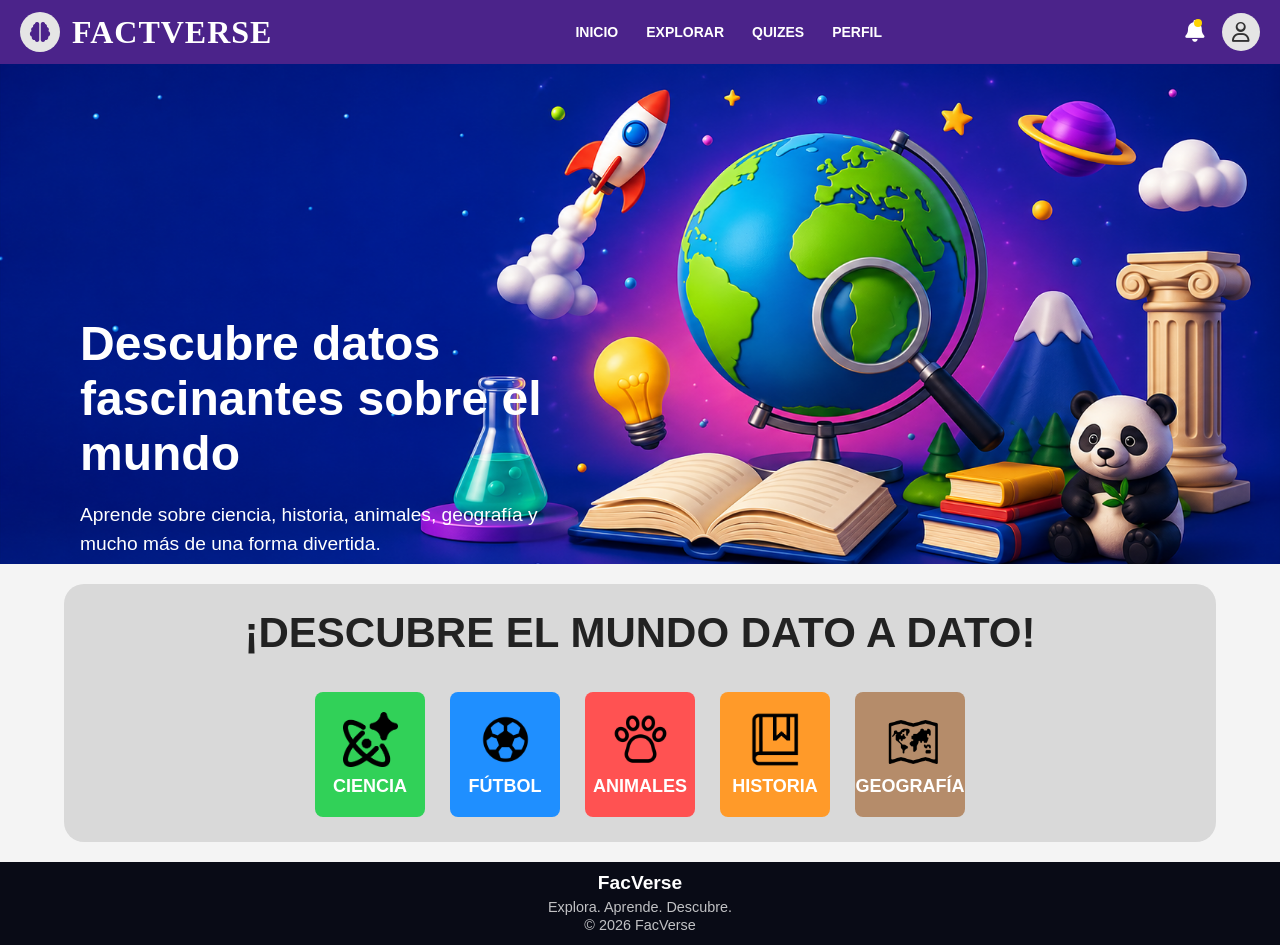
<file: index.html>
<!DOCTYPE html>
<html lang="en">
<head>
    <meta charset="UTF-8">
    <meta name="viewport" content="width=device-width, initial-scale=1.0">
    <title>FactVerse</title>
    <link rel="stylesheet" href="https://cdnjs.cloudflare.com/ajax/libs/font-awesome/6.5.2/css/all.min.css">
    <link rel="stylesheet" href="style.css">
</head>
<body>
<nav class="navbar">
    <div class="logo">
        <div class="logo_icon">
            <i class="fa-solid fa-brain"></i>
        </div>
        <h1>FACTVERSE</h1>
    </div>
    <ul class="nav_links">
        <li><a href="index.html">INICIO</a></li>
        <li><a href="explorar.html">EXPLORAR</a></li>
        <li><a href="#">QUIZES</a></li>
        <li><a href="#">PERFIL</a></li>
    </ul>
    <div class="nav_icons">
        <div class="notificacion">
            <i class="fa-solid fa-bell"></i>
        </div>
        <div class="perfil">
            <i class="fa-regular fa-user"></i>
        </div>
    </div>
</nav>
<section class="hero">
    <img src="hero-factverse.png" alt="FactVerse Hero">
     <div class="hero-texto">
        <h1>Descubre datos fascinantes sobre el mundo</h1>
        <p>
            Aprende sobre ciencia, historia, animales,
            geografía y mucho más de una forma divertida.
        </p>
    </div>
</section>
<section class="categorias">
    <h1>¡DESCUBRE EL MUNDO DATO A DATO!</h1>

    <div class="contenedor-categorias">
        <a href="ciencia.html" class="card-link">
            <div class="card ciencia">
                <img src="ciencia.png" alt="Ciencia">
                 <h2>CIENCIA</h2>
             </div>
        </a>

        <a href="futbol.html" class="card-link">
            <div class="card videojuegos">
                <img src="soccer.png" alt="Soccer">
                <h2>FÚTBOL</h2>
            </div>
        </a>
        <a href="animales.html" class="card-link">
            <div class="card animales">
                <img src="animales.png" alt="Animales">
                <h2>ANIMALES</h2>
            </div>
        </a>
        <a href="historia.html" class="card-link">
            <div class="card historia">
                <img src="historia.png" alt="Historia">
                <h2>HISTORIA</h2>
            </div>
        </a>
        <a href="geografia.html" class="card-link">
            <div class="card geografia">
                <img src="geografia.png" alt="Geografía">
                <h2>GEOGRAFÍA</h2>
            </div>
        </a>

    </div>
</section>
</body>
<footer class="footer">
  <h2>FacVerse</h2>
  <p>Explora. Aprende. Descubre.</p>
  <p>© 2026 FacVerse</p>
</footer>
</file>
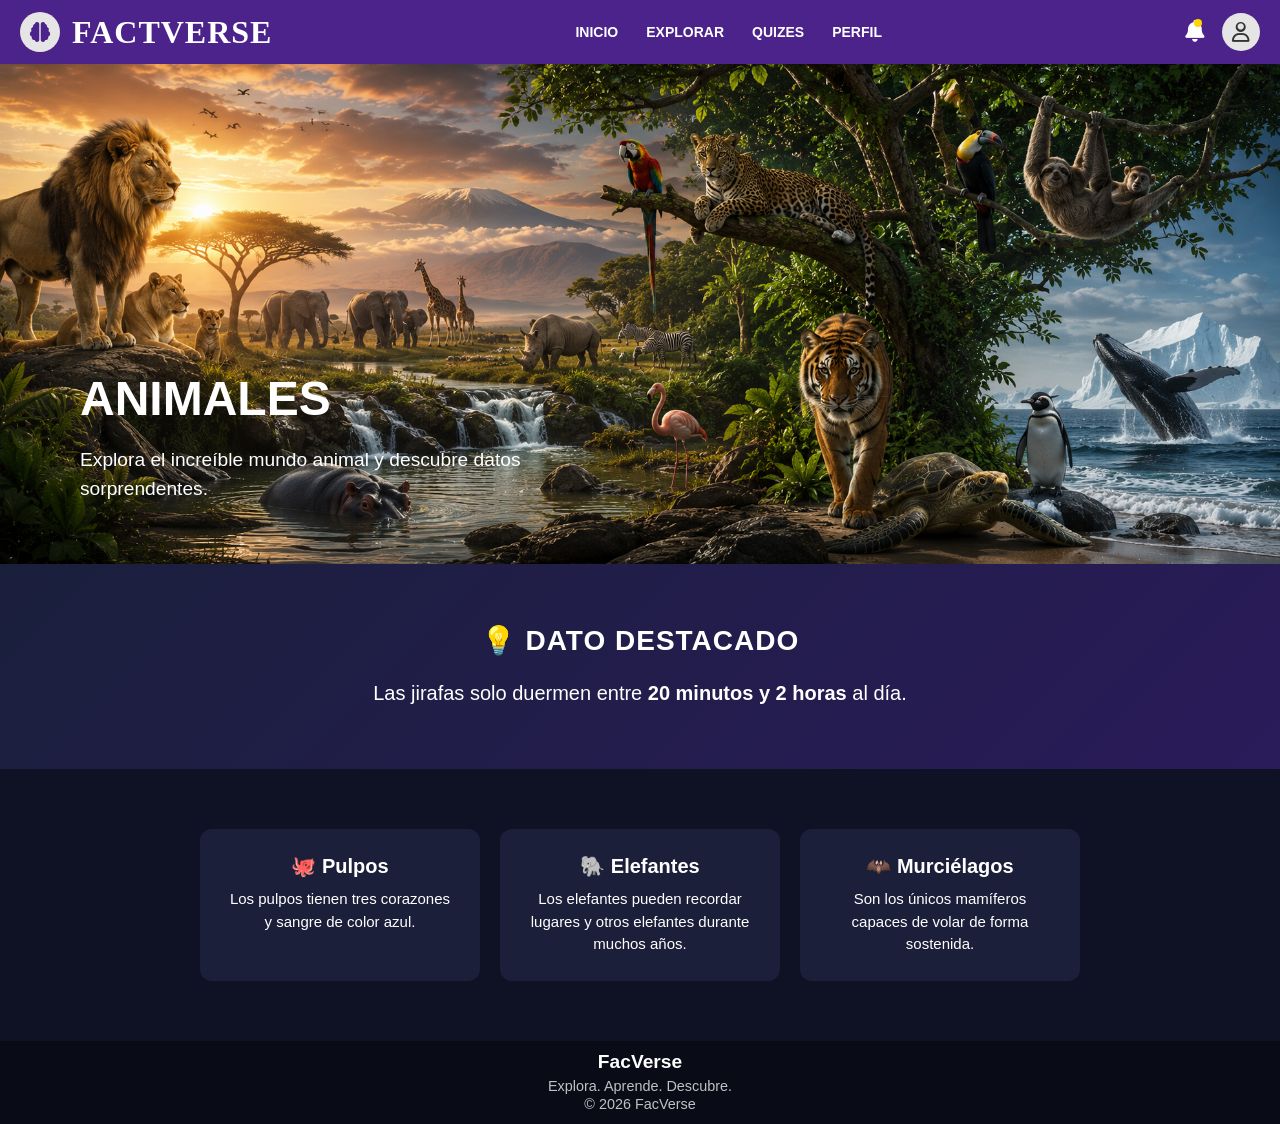
<file: animales.html>
<!DOCTYPE html>
<html lang="en">
<head>
    <meta charset="UTF-8">
    <meta name="viewport" content="width=device-width, initial-scale=1.0">
    <title>FactVerse</title>
    <link rel="stylesheet" href="https://cdnjs.cloudflare.com/ajax/libs/font-awesome/6.5.2/css/all.min.css">
    <link rel="stylesheet" href="style.css">
</head>
<body>
<nav class="navbar">
    <div class="logo">
        <div class="logo_icon">
            <i class="fa-solid fa-brain"></i>
        </div>
        <h1>FACTVERSE</h1>
    </div>
    <ul class="nav_links">
        <li><a href="index.html">INICIO</a></li>
        <li><a href="explorar.html">EXPLORAR</a></li>
        <li><a href="#">QUIZES</a></li>
        <li><a href="#">PERFIL</a></li>
    </ul>
    <div class="nav_icons">
        <div class="notificacion">
            <i class="fa-solid fa-bell"></i>
        </div>
        <div class="perfil">
            <i class="fa-regular fa-user"></i>
        </div>
    </div>
</nav>
<section class="hero">
    <img src="hero-animales.png" alt="Animales Hero">
     <div class="hero-texto">
        <h1>ANIMALES</h1>
        <p>
            Explora el increíble mundo animal y descubre datos sorprendentes.
        </p>
    </div>
</section>
<section class="dato-destacado">
  <h2>💡 DATO DESTACADO</h2>
  <p>
    Las jirafas solo duermen entre <strong>20 minutos y 2 horas</strong> al día.
  </p>
</section>
<section class="curiosidades">

  <div class="cards">
    <h3>🐙 Pulpos</h3>
    <p>Los pulpos tienen tres corazones y sangre de color azul.</p>
  </div>

  <div class="cards">
    <h3>🐘 Elefantes</h3>
    <p>Los elefantes pueden recordar lugares y otros elefantes durante muchos años.</p>
  </div>

  <div class="cards">
    <h3>🦇 Murciélagos</h3>
    <p>Son los únicos mamíferos capaces de volar de forma sostenida.</p>
  </div>
  
</section>
<footer class="footer">
  <h2>FacVerse</h2>
  <p>Explora. Aprende. Descubre.</p>
  <p>© 2026 FacVerse</p>
</footer>
</file>
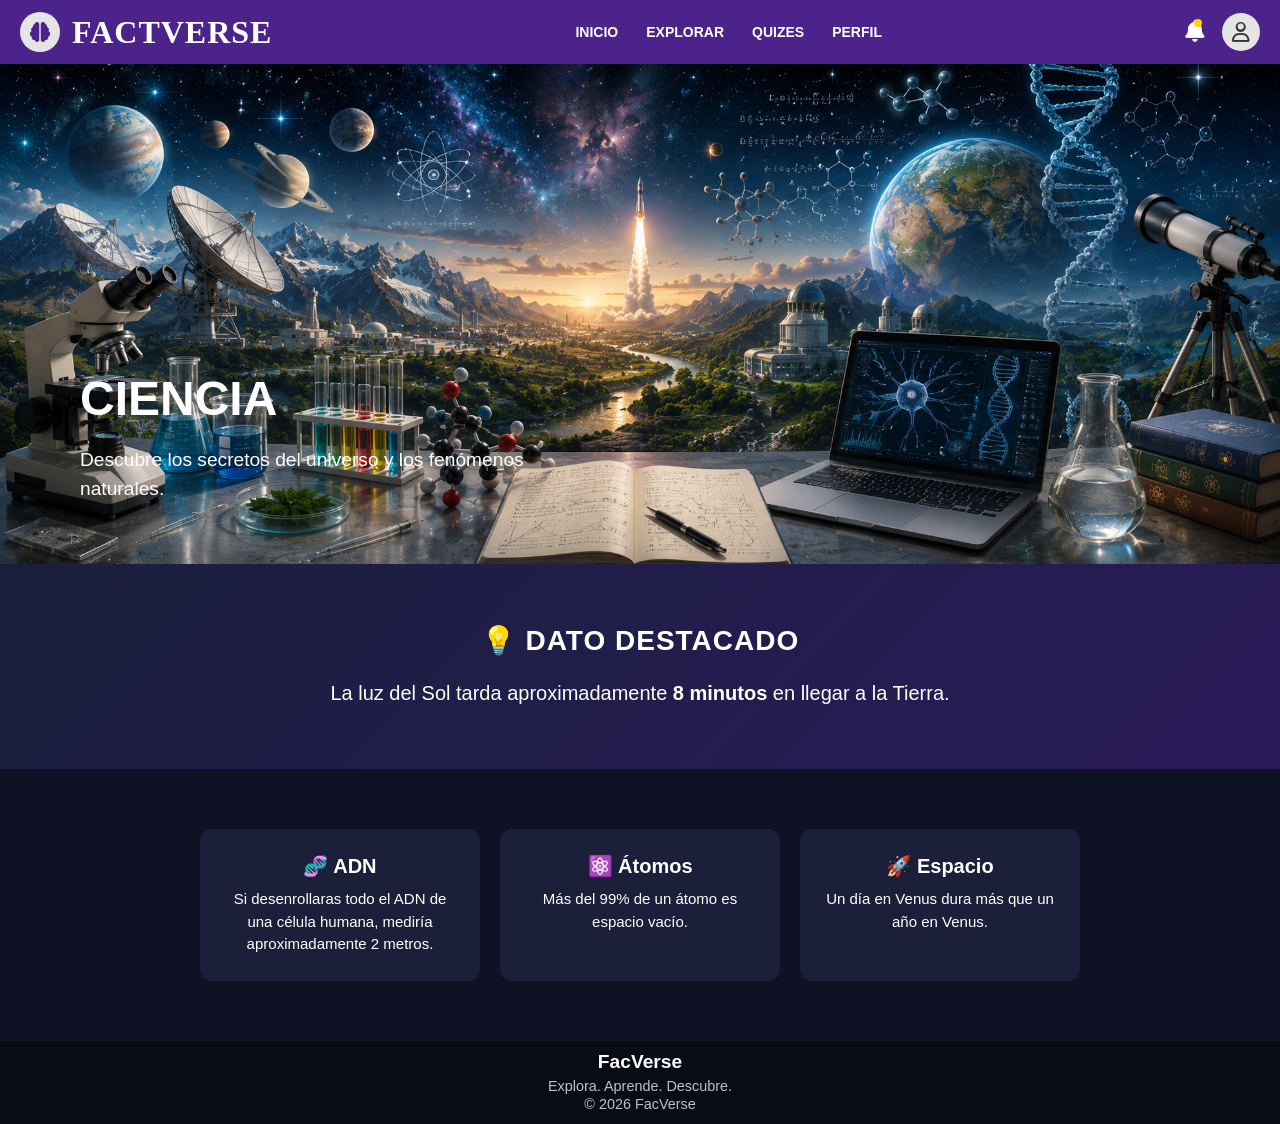
<file: ciencia.html>
<!DOCTYPE html>
<html lang="en">
<head>
    <meta charset="UTF-8">
    <meta name="viewport" content="width=device-width, initial-scale=1.0">
    <title>FactVerse</title>
    <link rel="stylesheet" href="https://cdnjs.cloudflare.com/ajax/libs/font-awesome/6.5.2/css/all.min.css">
    <link rel="stylesheet" href="style.css">
</head>
<body>
<nav class="navbar">
    <div class="logo">
        <div class="logo_icon">
            <i class="fa-solid fa-brain"></i>
        </div>
        <h1>FACTVERSE</h1>
    </div>
    <ul class="nav_links">
        <li><a href="index.html">INICIO</a></li>
        <li><a href="explorar.html">EXPLORAR</a></li>
        <li><a href="#">QUIZES</a></li>
        <li><a href="#">PERFIL</a></li>
    </ul>
    <div class="nav_icons">
        <div class="notificacion">
            <i class="fa-solid fa-bell"></i>
        </div>
        <div class="perfil">
            <i class="fa-regular fa-user"></i>
        </div>
    </div>
</nav>
<section class="hero">
    <img src="hero-ciencias.png" alt="Ciencias Hero">
     <div class="hero-texto">
        <h1>CIENCIA</h1>
        <p>
            Descubre los secretos del universo y los fenómenos naturales.
        </p>
    </div>
</section>
<section class="dato-destacado">
  <h2>💡 DATO DESTACADO</h2>
  <p>
    La luz del Sol tarda aproximadamente <strong>8 minutos</strong> en llegar a la Tierra.
  </p>
</section>
<section class="curiosidades">
  <div class="cards">
    <h3>🧬 ADN</h3>
    <p>Si desenrollaras todo el ADN de una célula humana, mediría aproximadamente 2 metros.</p>
  </div>

  <div class="cards">
    <h3>⚛️ Átomos</h3>
    <p>Más del 99% de un átomo es espacio vacío.</p>
  </div>

  <div class="cards">
    <h3>🚀 Espacio</h3>
    <p>Un día en Venus dura más que un año en Venus.</p>
  </div>
</section>
<footer class="footer">
  <h2>FacVerse</h2>
  <p>Explora. Aprende. Descubre.</p>
  <p>© 2026 FacVerse</p>
</file>
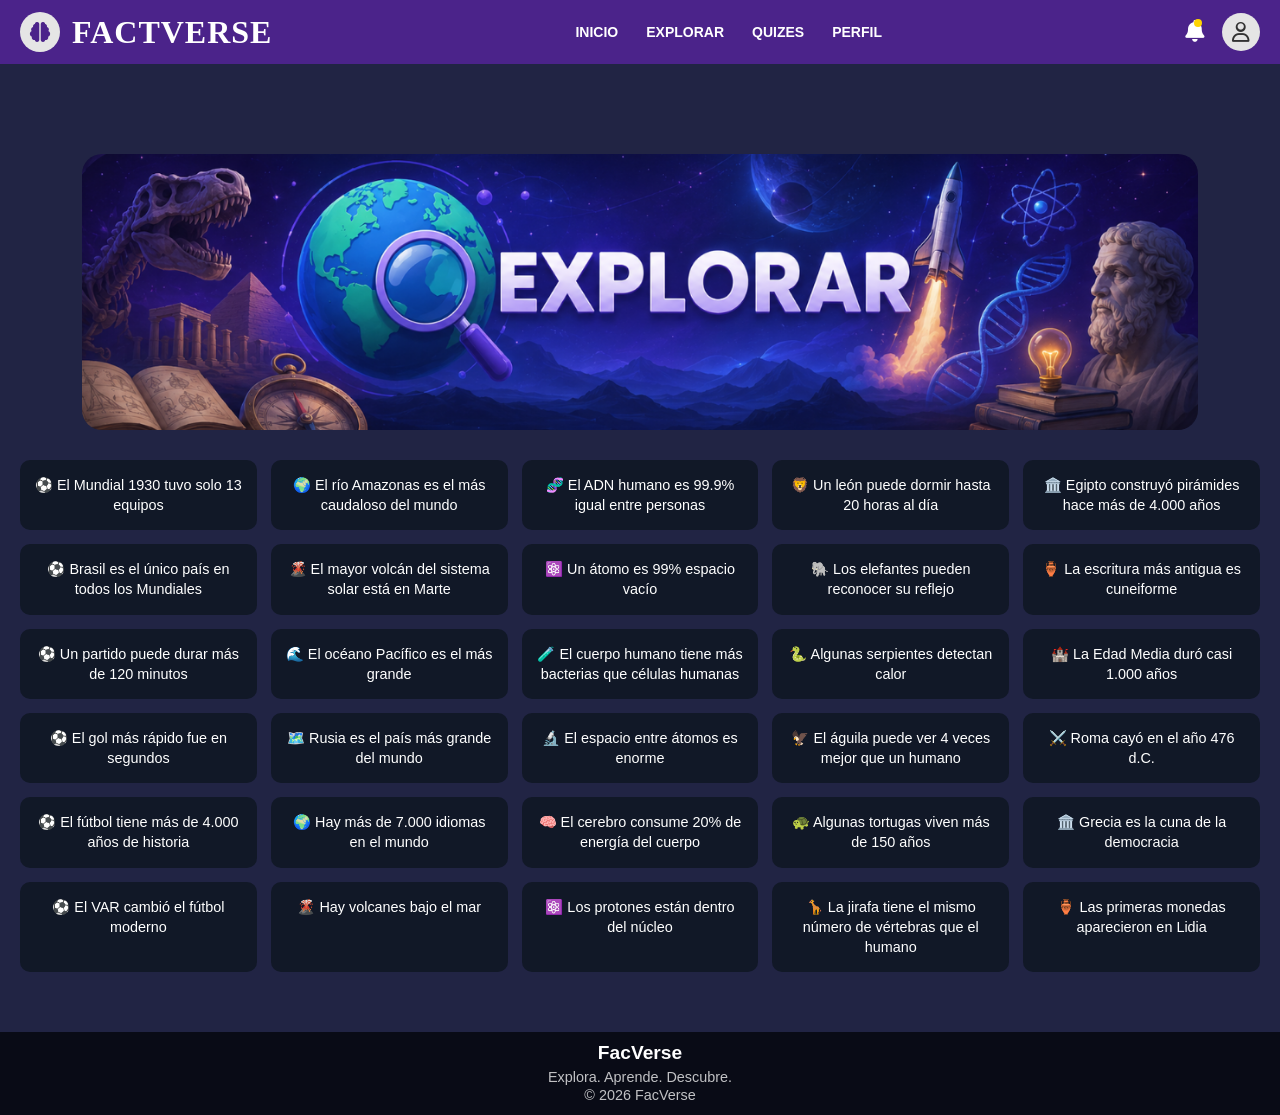
<file: explorar.html>
<!DOCTYPE html>
<html lang="en">
<head>
    <meta charset="UTF-8">
    <meta name="viewport" content="width=device-width, initial-scale=1.0">
    <title>FactVerse</title>
    <link rel="stylesheet" href="https://cdnjs.cloudflare.com/ajax/libs/font-awesome/6.5.2/css/all.min.css">
    <link rel="stylesheet" href="style.css">
</head>
<body>
<nav class="navbar">
    <div class="logo">
        <div class="logo_icon">
            <i class="fa-solid fa-brain"></i>
        </div>
        <h1>FACTVERSE</h1>
    </div>
    <ul class="nav_links">
        <li><a href="index.html">INICIO</a></li>
        <li><a href="explorar.html">EXPLORAR</a></li>
        <li><a href="#">QUIZES</a></li>
        <li><a href="#">PERFIL</a></li>
    </ul>
    <div class="nav_icons">
        <div class="notificacion">
            <i class="fa-solid fa-bell"></i>
        </div>
        <div class="perfil">
            <i class="fa-regular fa-user"></i>
        </div>
    </div>
</nav>
<section class="explorar">
<section class="explorar-header">
    <img src="explora-banner.png" alt="Explorar" class="explorar-banner">
</section>
  <div class="grid-explorar">

    <div class="box">⚽ El Mundial 1930 tuvo solo 13 equipos</div>
    <div class="box">🌍 El río Amazonas es el más caudaloso del mundo</div>
    <div class="box">🧬 El ADN humano es 99.9% igual entre personas</div>
    <div class="box">🦁 Un león puede dormir hasta 20 horas al día</div>
    <div class="box">🏛️ Egipto construyó pirámides hace más de 4.000 años</div>

    <div class="box">⚽ Brasil es el único país en todos los Mundiales</div>
    <div class="box">🌋 El mayor volcán del sistema solar está en Marte</div>
    <div class="box">⚛️ Un átomo es 99% espacio vacío</div>
    <div class="box">🐘 Los elefantes pueden reconocer su reflejo</div>
    <div class="box">🏺 La escritura más antigua es cuneiforme</div>

    <div class="box">⚽ Un partido puede durar más de 120 minutos</div>
    <div class="box">🌊 El océano Pacífico es el más grande</div>
    <div class="box">🧪 El cuerpo humano tiene más bacterias que células humanas</div>
    <div class="box">🐍 Algunas serpientes detectan calor</div>
    <div class="box">🏰 La Edad Media duró casi 1.000 años</div>

    <div class="box">⚽ El gol más rápido fue en segundos</div>
    <div class="box">🗺️ Rusia es el país más grande del mundo</div>
    <div class="box">🔬 El espacio entre átomos es enorme</div>
    <div class="box">🦅 El águila puede ver 4 veces mejor que un humano</div>
    <div class="box">⚔️ Roma cayó en el año 476 d.C.</div>

    <div class="box">⚽ El fútbol tiene más de 4.000 años de historia</div>
    <div class="box">🌍 Hay más de 7.000 idiomas en el mundo</div>
    <div class="box">🧠 El cerebro consume 20% de energía del cuerpo</div>
    <div class="box">🐢 Algunas tortugas viven más de 150 años</div>
    <div class="box">🏛️ Grecia es la cuna de la democracia</div>

    <div class="box">⚽ El VAR cambió el fútbol moderno</div>
    <div class="box">🌋 Hay volcanes bajo el mar</div>
    <div class="box">⚛️ Los protones están dentro del núcleo</div>
    <div class="box">🦒 La jirafa tiene el mismo número de vértebras que el humano</div>
    <div class="box">🏺 Las primeras monedas aparecieron en Lidia</div>

  </div>

</section>
<footer class="footer">
  <h2>FacVerse</h2>
  <p>Explora. Aprende. Descubre.</p>
  <p>© 2026 FacVerse</p>
</footer>
</file>
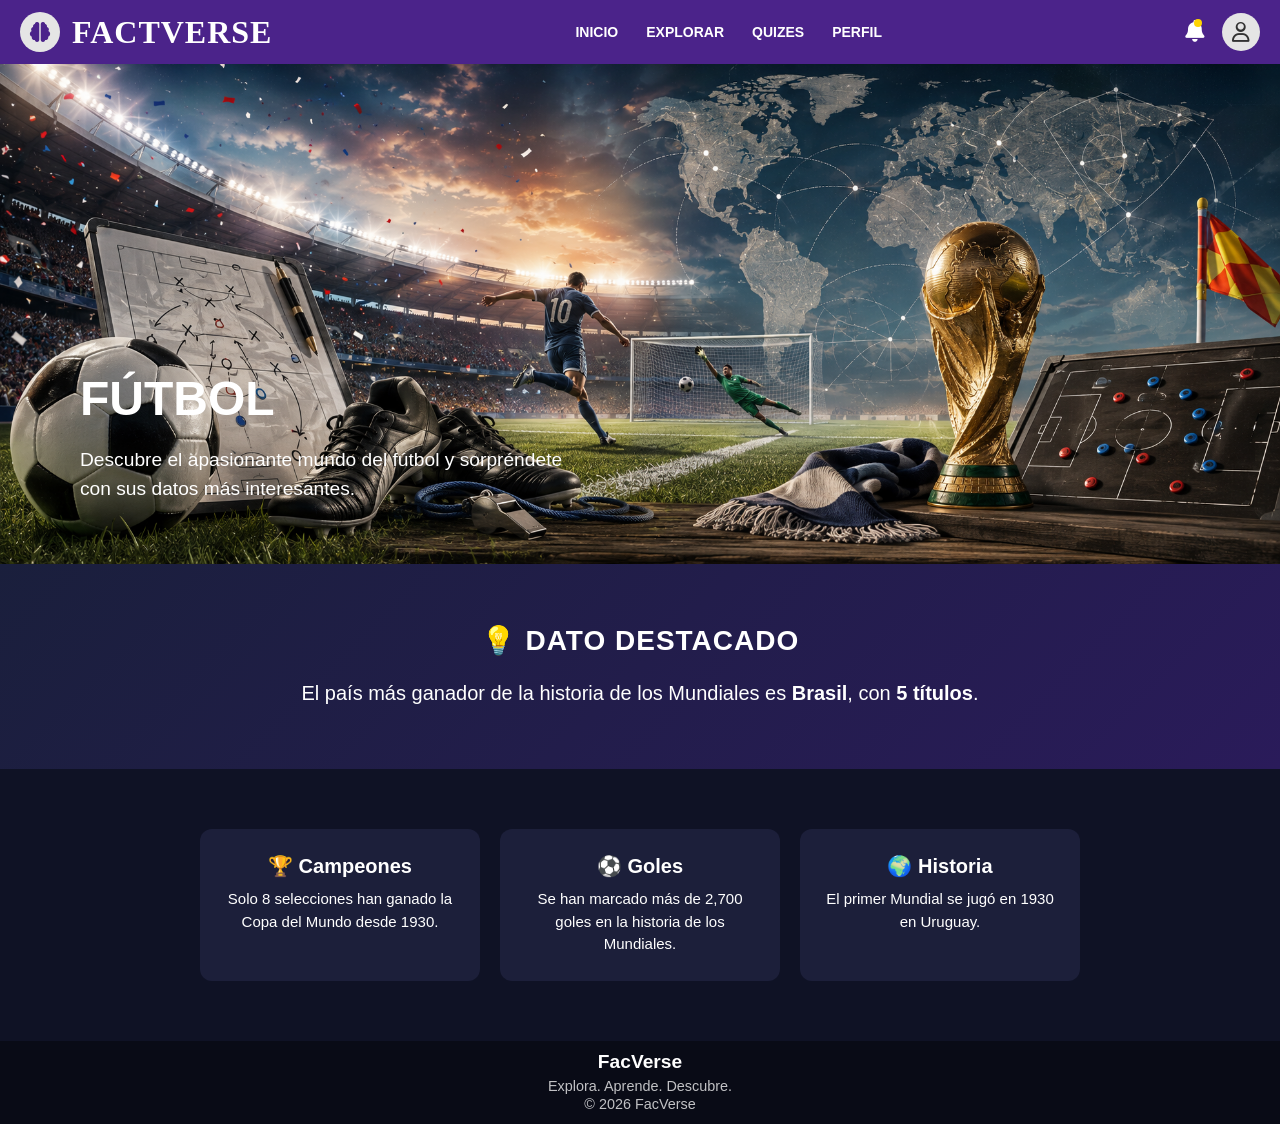
<file: futbol.html>
<!DOCTYPE html>
<html lang="en">
<head>
    <meta charset="UTF-8">
    <meta name="viewport" content="width=device-width, initial-scale=1.0">
    <title>FactVerse</title>
    <link rel="stylesheet" href="https://cdnjs.cloudflare.com/ajax/libs/font-awesome/6.5.2/css/all.min.css">
    <link rel="stylesheet" href="style.css">
</head>
<body>
<nav class="navbar">
    <div class="logo">
        <div class="logo_icon">
            <i class="fa-solid fa-brain"></i>
        </div>
        <h1>FACTVERSE</h1>
    </div>
    <ul class="nav_links">
        <li><a href="index.html">INICIO</a></li>
        <li><a href="explorar.html">EXPLORAR</a></li>
        <li><a href="#">QUIZES</a></li>
        <li><a href="#">PERFIL</a></li>
    </ul>
    <div class="nav_icons">
        <div class="notificacion">
            <i class="fa-solid fa-bell"></i>
        </div>
        <div class="perfil">
            <i class="fa-regular fa-user"></i>
        </div>
    </div>
</nav>
<section class="hero">
    <img src="hero-futbol.png" alt="Fútbol Hero">
     <div class="hero-texto">
        <h1>FÚTBOL</h1>
        <p>
            Descubre el apasionante mundo del fútbol y sorpréndete con sus datos más interesantes.
        </p>
    </div>
</section>
<section class="dato-destacado">
  <h2>💡 DATO DESTACADO</h2>
  <p>
    El país más ganador de la historia de los Mundiales es <strong>Brasil</strong>, con <strong>5 títulos</strong>.
  </p>
</section>
<section class="curiosidades">

  <div class="cards">
    <h3>🏆 Campeones</h3>
    <p>Solo 8 selecciones han ganado la Copa del Mundo desde 1930.</p>
  </div>

  <div class="cards">
    <h3>⚽ Goles</h3>
    <p>Se han marcado más de 2,700 goles en la historia de los Mundiales.</p>
  </div>

  <div class="cards">
    <h3>🌍 Historia</h3>
    <p>El primer Mundial se jugó en 1930 en Uruguay.</p>
  </div>

</section>
<footer class="footer">
  <h2>FacVerse</h2>
  <p>Explora. Aprende. Descubre.</p>
  <p>© 2026 FacVerse</p>
</footer>
</file>
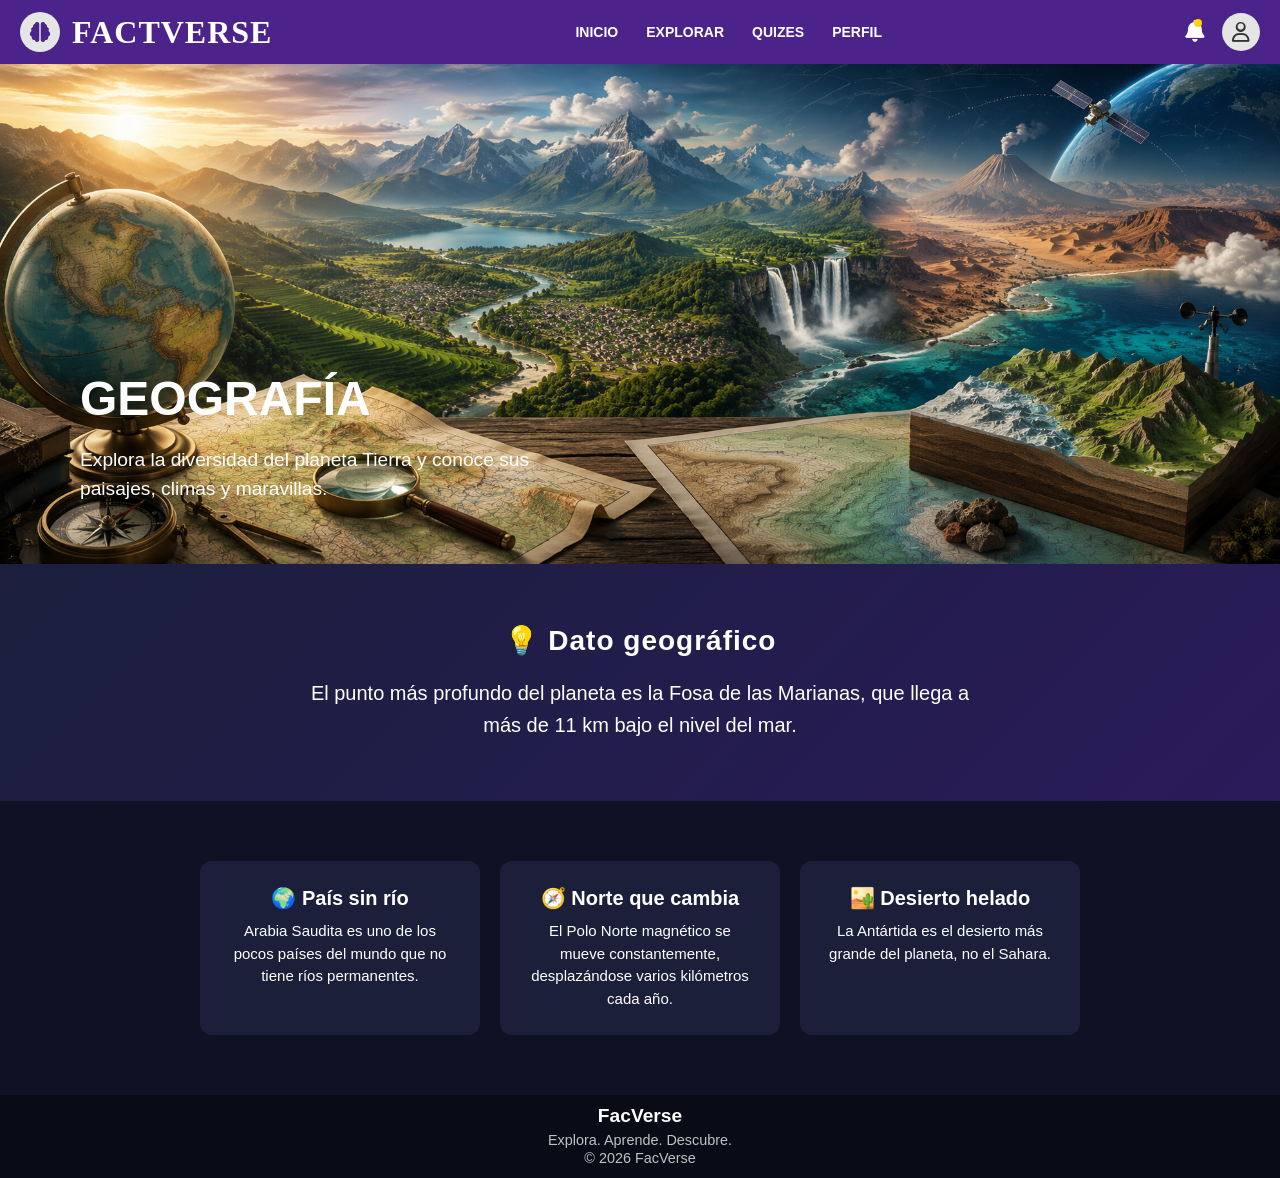
<file: geografia.html>
<!DOCTYPE html>
<html lang="en">
<head>
    <meta charset="UTF-8">
    <meta name="viewport" content="width=device-width, initial-scale=1.0">
    <title>FactVerse</title>
    <link rel="stylesheet" href="https://cdnjs.cloudflare.com/ajax/libs/font-awesome/6.5.2/css/all.min.css">
    <link rel="stylesheet" href="style.css">
</head>
<body>
<nav class="navbar">
    <div class="logo">
        <div class="logo_icon">
            <i class="fa-solid fa-brain"></i>
        </div>
        <h1>FACTVERSE</h1>
    </div>
    <ul class="nav_links">
        <li><a href="index.html">INICIO</a></li>
        <li><a href="explorar.html">EXPLORAR</a></li>
        <li><a href="#">QUIZES</a></li>
        <li><a href="#">PERFIL</a></li>
    </ul>
    <div class="nav_icons">
        <div class="notificacion">
            <i class="fa-solid fa-bell"></i>
        </div>
        <div class="perfil">
            <i class="fa-regular fa-user"></i>
        </div>
    </div>
</nav>
<section class="hero">
    <img src="hero-geografia.png" alt="Geografía Hero">
     <div class="hero-texto">
        <h1>GEOGRAFÍA</h1>
        <p>
           Explora la diversidad del planeta Tierra y conoce sus paisajes, climas y maravillas.
        </p>
    </div>
</section>
<section class="dato-destacado">
  <div class="contenido-dato">
    <h2>💡 Dato geográfico</h2>
    <p>El punto más profundo del planeta es la Fosa de las Marianas, que llega a más de 11 km bajo el nivel del mar.</p>
  </div>
</section>
<section class="curiosidades">

  <div class="cards">
    <h3>🌍 País sin río</h3>
    <p>Arabia Saudita es uno de los pocos países del mundo que no tiene ríos permanentes.</p>
  </div>

  <div class="cards">
    <h3>🧭 Norte que cambia</h3>
    <p>El Polo Norte magnético se mueve constantemente, desplazándose varios kilómetros cada año.</p>
  </div>

  <div class="cards">
    <h3>🏜️ Desierto helado</h3>
    <p>La Antártida es el desierto más grande del planeta, no el Sahara.</p>
  </div>

</section>
<footer class="footer">
  <h2>FacVerse</h2>
  <p>Explora. Aprende. Descubre.</p>
  <p>© 2026 FacVerse</p>
</footer>
</file>
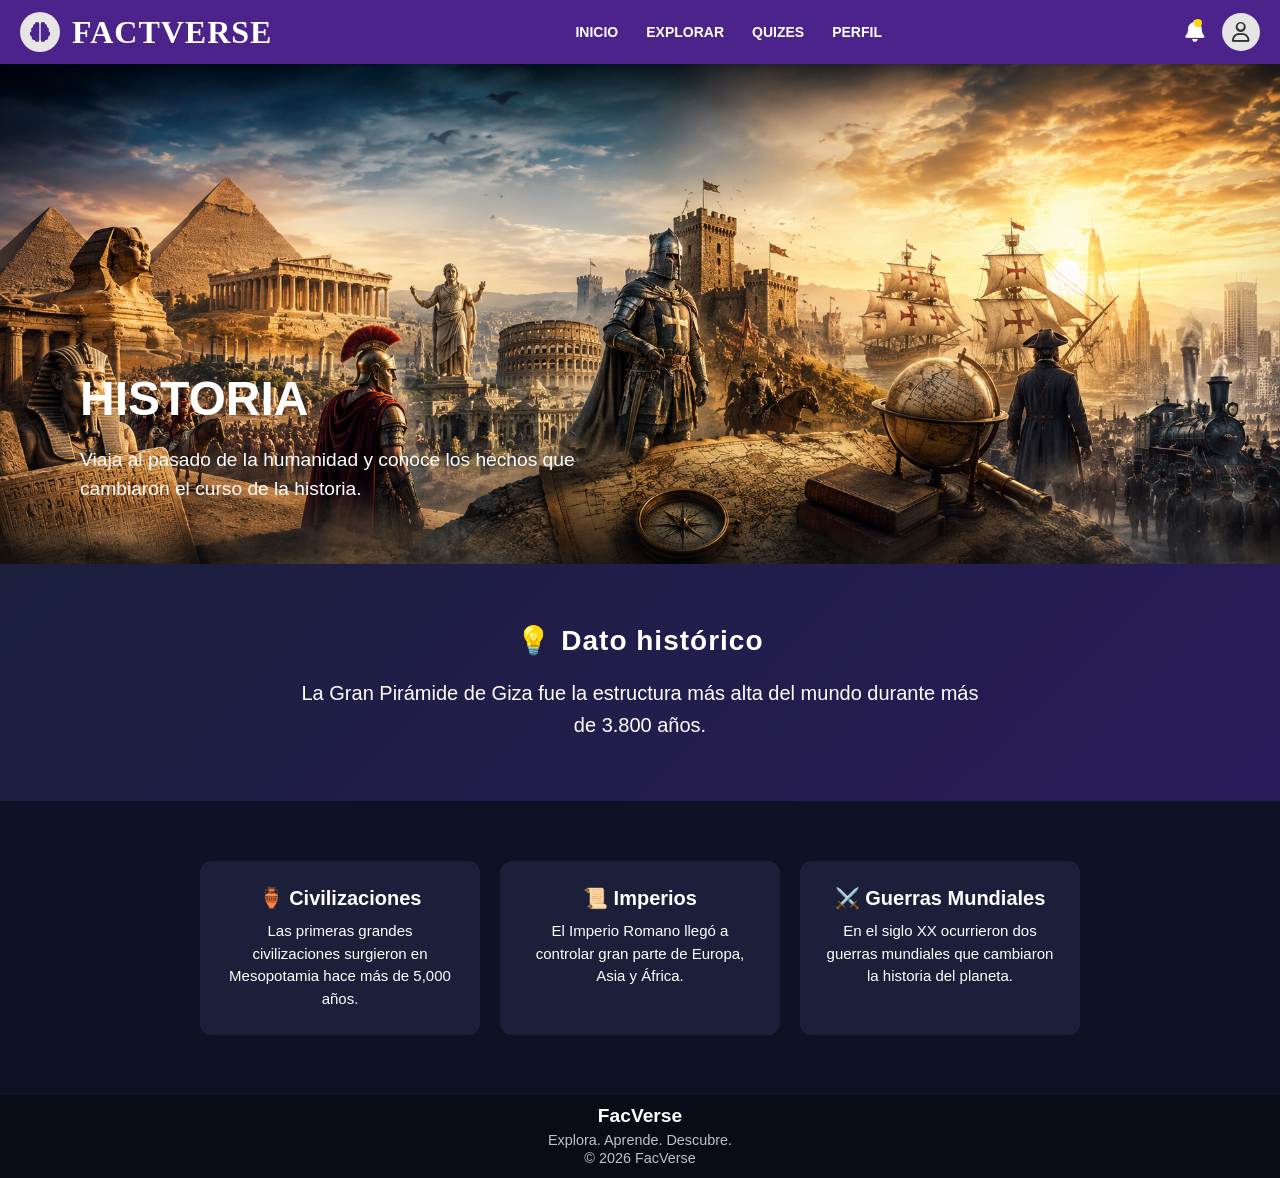
<file: historia.html>
<!DOCTYPE html>
<html lang="en">
<head>
    <meta charset="UTF-8">
    <meta name="viewport" content="width=device-width, initial-scale=1.0">
    <title>FactVerse</title>
    <link rel="stylesheet" href="https://cdnjs.cloudflare.com/ajax/libs/font-awesome/6.5.2/css/all.min.css">
    <link rel="stylesheet" href="style.css">
</head>
<body>
<nav class="navbar">
    <div class="logo">
        <div class="logo_icon">
            <i class="fa-solid fa-brain"></i>
        </div>
        <h1>FACTVERSE</h1>
    </div>
    <ul class="nav_links">
        <li><a href="index.html">INICIO</a></li>
        <li><a href="explorar.html">EXPLORAR</a></li>
        <li><a href="#">QUIZES</a></li>
        <li><a href="#">PERFIL</a></li>
    </ul>
    <div class="nav_icons">
        <div class="notificacion">
            <i class="fa-solid fa-bell"></i>
        </div>
        <div class="perfil">
            <i class="fa-regular fa-user"></i>
        </div>
    </div>
</nav>
<section class="hero">
    <img src="hero-historia.png" alt="Historia Hero">
     <div class="hero-texto">
        <h1>HISTORIA</h1>
        <p>
          Viaja al pasado de la humanidad y conoce los hechos que cambiaron el curso de la historia.
        </p>
    </div>
</section>
<section class="dato-destacado">
  <div class="contenido-dato">
    <h2>💡 Dato histórico</h2>
    <p>La Gran Pirámide de Giza fue la estructura más alta del mundo durante más de 3.800 años.</p>
  </div>
</section>
<section class="curiosidades">

  <div class="cards">
    <h3>🏺 Civilizaciones</h3>
    <p>Las primeras grandes civilizaciones surgieron en Mesopotamia hace más de 5,000 años.</p>
  </div>

  <div class="cards">
    <h3>📜 Imperios</h3>
    <p>El Imperio Romano llegó a controlar gran parte de Europa, Asia y África.</p>
  </div>

  <div class="cards">
    <h3>⚔️ Guerras Mundiales</h3>
    <p>En el siglo XX ocurrieron dos guerras mundiales que cambiaron la historia del planeta.</p>
  </div>

</section>
<footer class="footer">
  <h2>FacVerse</h2>
  <p>Explora. Aprende. Descubre.</p>
  <p>© 2026 FacVerse</p>
</footer>
</file>
<file: style.css>
*{
    margin:0;
    padding:0;
    box-sizing:border-box;
    font-family: Arial, sans-serif;
}
body{
    background:#f4f4f4;
}
.navbar{
    background:#4B238A;
    height:64px;
    display:flex;
    align-items:center;
    justify-content:space-between;
    padding:0 20px;
}
.logo{
    display:flex;
    align-items:center;
    gap:12px;
    color:white;
}
.logo_icon{
    width:40px;
    height:40px;
    background:#E5E5E5;
    border-radius:50%;
    display:flex;
    align-items:center;
    justify-content:center;
    color:#4B238A;
    font-size:20px;
}
.logo h1{
    font-size:32px;
    font-weight:900;
    letter-spacing:1px;
    font-family: Georgia, serif;
}
.nav_links{
    display:flex;
    list-style:none;
    gap:28px;
}
.nav_links a{
    color:white;
    text-decoration:none;
    font-size:14px;
    font-weight:bold;
    text-transform:uppercase;
    transition:.3s;
}
.nav_links a:hover{
    opacity:.8;
}
.nav_icons{
    display:flex;
    align-items:center;
    gap:18px;
    color:white;
}
.notificacion{
    position:relative;
    font-size:22px;
    cursor:pointer;
}
/* NOTIFICACIONES */
.notificacion::after{
    content:"";
    width:8px;
    height:8px;
    background:#FFD400;
    border-radius:50%;
    position:absolute;
    top:0;
    right:2px;
}
/* PERFIL */
.perfil{
    width:38px;
    height:38px;
    background:#E5E5E5;
    border-radius:50%;
    display:flex;
    align-items:center;
    justify-content:center;
    color:#333;
    font-size:20px;
    cursor:pointer;
}
/* HERO */
.hero{
    height:500px;
    overflow:hidden;
    width: 100%;
}
.hero img{
    width: 100%;
    height: 100%;
    object-fit: cover;
    object-position: center;
    display: block;
}
.hero-texto{
    position: absolute;
    top: 50%;
    left: 80px;
    transform: translateY(-50%);
    color: white;
    max-width: 500px;
}

.hero-texto h1{
    font-size: 3rem;
    margin-bottom: 20px;
}

.hero-texto p{
    font-size: 1.2rem;
    line-height: 1.5;
    margin-bottom: 25px;
}
/* CONTENEDOR GENERAL */
.categorias{
    width: 90%;
    margin: 20px auto;
    background-color: #d9d9d9;
    border-radius: 20px;
    padding: 25px 20px;
}
/* TÍTULO */
.categorias h1{
    text-align: center;
    font-size: 42px;
    font-weight: 700;
    color: #222;
    margin-bottom: 35px;
}

/* CONTENEDOR DE TARJETAS */
.contenedor-categorias{
    display: flex;
    justify-content: center;
    gap: 25px;
    flex-wrap: wrap;
}

/* TARJETAS */
.card{
    width: 110px;
    height: 125px;
    border-radius: 8px;
    display: flex;
    flex-direction: column;
    justify-content: center;
    align-items: center;
    transition: .3s;
    transition: transform 0.3s ease, box-shadow 0.3s ease;
}

.card:hover{
    transform: translateY(-5px);
    box-shadow: 0 5px 15px rgba(0,0,0,0.25);
}
/* ICONOS */
.card img{
    width: 55px;
    height: 55px;
    object-fit: contain;
    margin-bottom: 10px;
}

/* TEXTO */
.card h2{
    color: white;
    font-size: 18px;
    font-weight: bold;
    text-align: center;
    line-height: 1.1;
}

/* COLORES */
.ciencia{
    background-color: #31d158;
}

.videojuegos{
    background-color: #1f8fff;
}

.animales{
    background-color: #ff5252;
}

.historia{
    background-color: #ff9a29;
}

.geografia{
    background-color: #b58c6a;
}
.card-link{
    text-decoration: none;
    color: inherit;
}
.dato-destacado {
  background: linear-gradient(135deg, #1a1f3c, #2a1b5a);
  color: white;
  padding: 60px 20px;
  text-align: center;
}

.dato-destacado h2 {
  font-size: 28px;
  margin-bottom: 20px;
  letter-spacing: 1px;
}

.dato-destacado p {
  font-size: 20px;
  max-width: 700px;
  margin: auto;
  line-height: 1.6;
}
.curiosidades {
  display: flex;
  justify-content: center;
  gap: 20px;
  padding: 60px 20px;
  flex-wrap: wrap;
  background: #0f1225;
}

.cards {
  background: #1c1f3a;
  color: white;
  width: 280px;
  padding: 25px;
  border-radius: 12px;
  text-align: center;
  transition: transform 0.3s ease;
}

.cards:hover {
  transform: translateY(-10px);
}

.cards h3 {
  margin-bottom: 10px;
  font-size: 20px;
}

.cards p {
  font-size: 15px;
  line-height: 1.5;
}
/* FOOTER */
.footer {
  background: #090b16;
  color: rgba(255, 255, 255, 0.75);
  text-align: center;
  padding: 10px 10px;
  font-size: 0.9rem;
}

.footer h2 {
  font-size: 1.2rem;
  margin-bottom: 5px;
  color: white;
}

.footer p {
  margin: 2px 0;
}
/* EXPLORAR */
.explorar {
  padding: 60px 20px;
  background: #212444;
  color: white;
  text-align: center;
}

.grid-explorar {
  display: grid;
  grid-template-columns: repeat(5, 1fr);
  gap: 14px;
  margin-top: 30px;
}

.box {
  background: #111827;
  padding: 15px;
  border-radius: 10px;
  font-size: 0.9rem;
  line-height: 1.4;
}

.grid-explorar {
  gap: 14px;
}
.explorar-header{
    width: 100%;
    display: flex;
    justify-content: center;
    margin: 30px 0;
}

.explorar-banner{
    width: 90%;
    max-width: 1200px;
    height: auto;
    display: block;
    border-radius: 20px;
}
</file>
